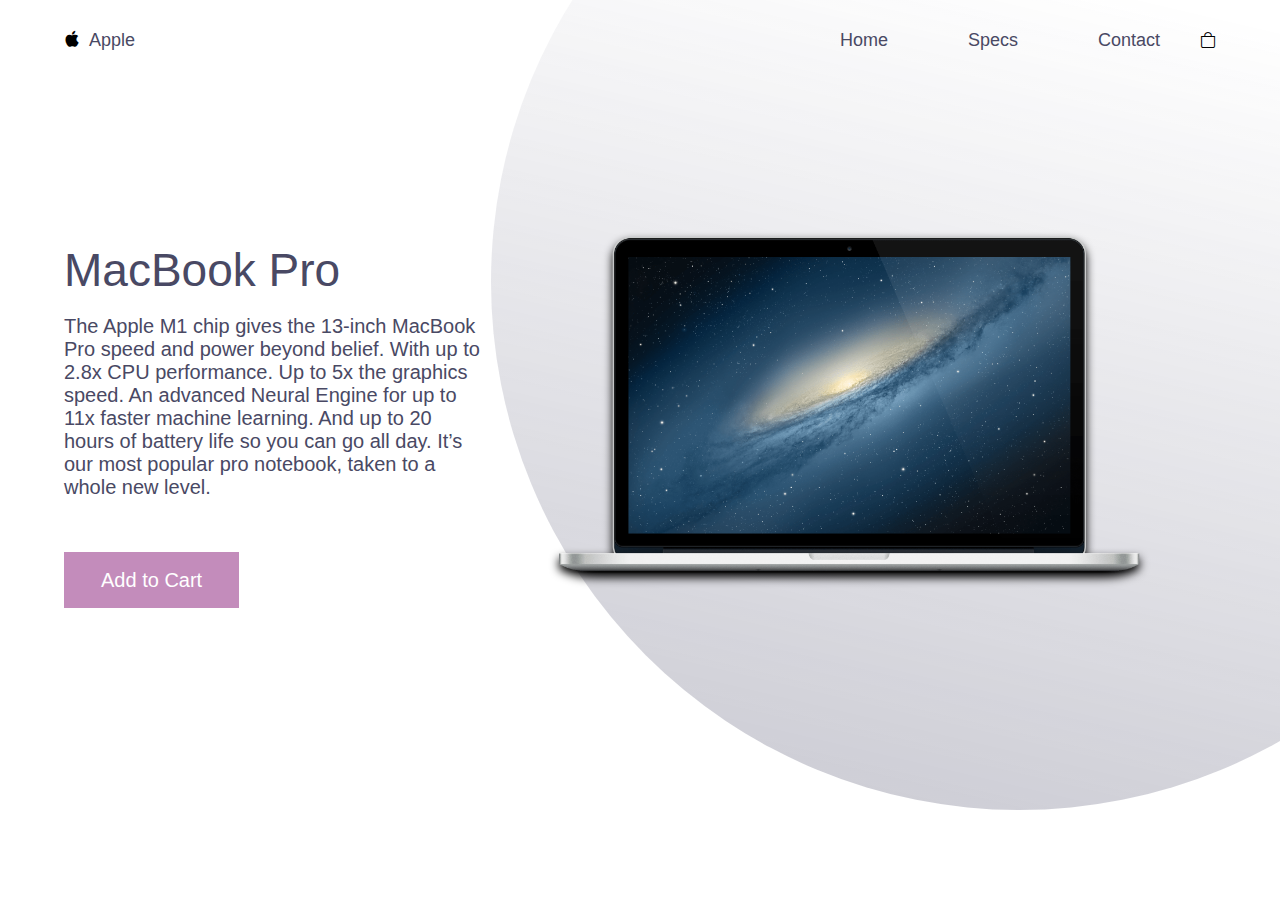
<file: index.html>
<!DOCTYPE html>
<html lang="en">
<head>
    <meta charset="UTF-8">
    <meta http-equiv="X-UA-Compatible" content="IE=edge">
    <meta name="viewport" content="width=device-width, initial-scale=1.0">
    <link rel="stylesheet" href="styles.css">
    <link rel="stylesheet" href="https://cdn.jsdelivr.net/npm/bootstrap-icons@1.8.1/font/bootstrap-icons.css">
    <title>Product Website</title>
</head>
<body>
    <nav>
        <div class="nav-container">
            <div class="logo">
                <i class="bi bi-apple"></i>
                <span>Apple</span>
            </div>
            <div id="menutoggle">
                <span class="bar"></span>
                <span class="bar"></span>
                <span class="bar"></span>
            </div>
            <div class="navlinks">
                <ul id="links-inner">
                    <li><a href="index.html">Home</a></li>
                    <li><a href="specs.html">Specs</a></li>
                    <li><a href="#">Contact</a></li>
                    <i class="bi bi-bag"></i>
                </ul>
            </div>
        </div>
    </nav>

    <section class="hero">
        <div class="caption">
            <div class="head">
                <h1>MacBook Pro</h1>
                <br>
                <p>The Apple M1 chip gives the 13‑inch MacBook Pro speed and power beyond belief. With up to 2.8x CPU performance. Up to 5x the graphics speed. An advanced Neural Engine for up to 11x faster machine learning. And up to 20 hours of battery life so you can go all day. It’s our most popular pro notebook, taken to a whole new level.</p>
            </div>
            <div class="cta">
                <a href="#">Add to Cart</a>
            </div>
        </div>
        <div class="svg">
            <img src="images/macbook.png" alt="img">
        </div>
    </section>

    <img class="background-dot" src="images/big-eclipse.svg" alt="circle">

    <script>
        var menuicon = document.getElementById("menutoggle");
        var menulinks = document.getElementById("links-inner");

        menuicon.onclick = function () {
            menulinks.classList.toggle("active");
        }
    </script>
</body>
</html>
</file>
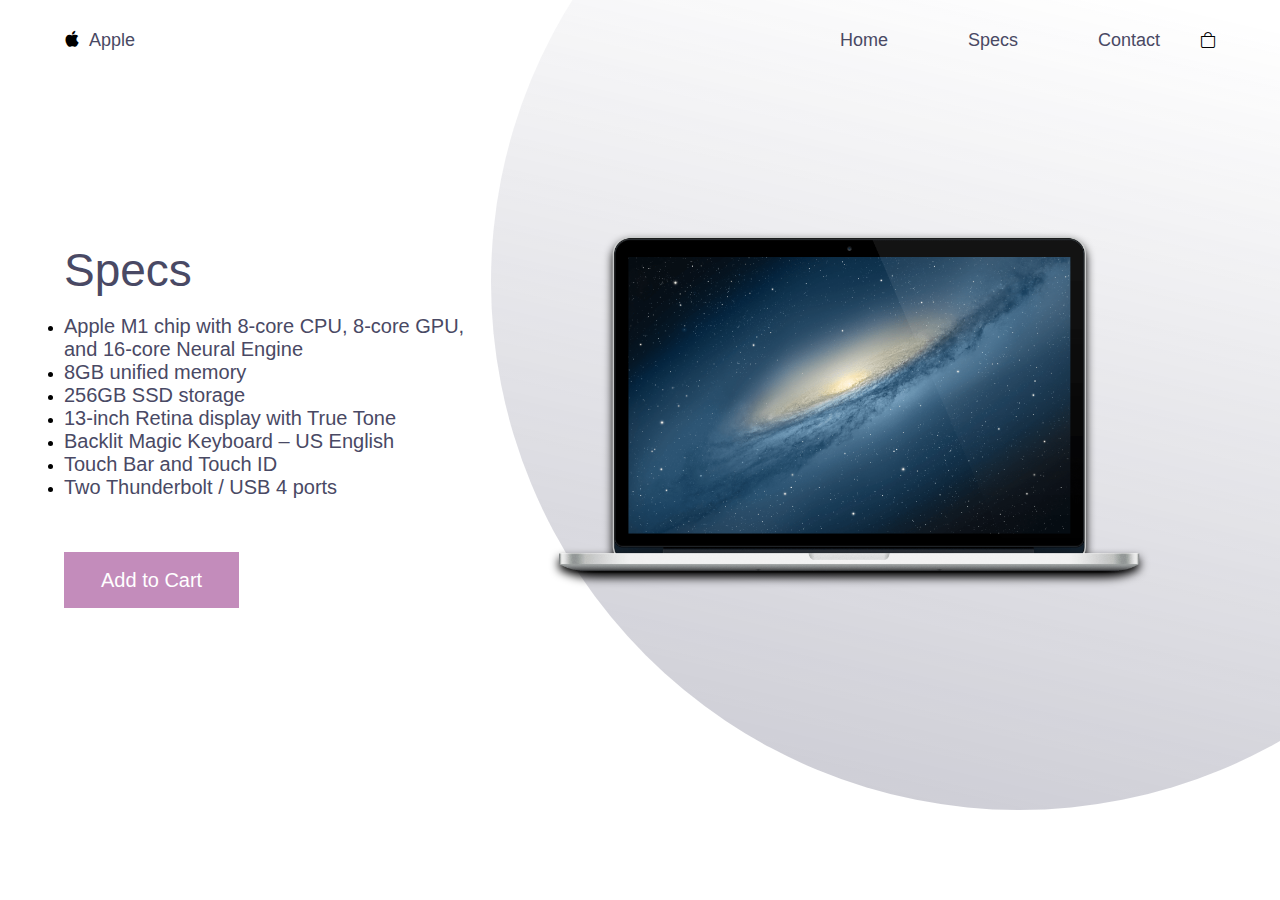
<file: specs.html>
<!DOCTYPE html>
<html lang="en">
<head>
    <meta charset="UTF-8">
    <meta http-equiv="X-UA-Compatible" content="IE=edge">
    <meta name="viewport" content="width=device-width, initial-scale=1.0">
    <link rel="stylesheet" href="styles.css">
    <link rel="stylesheet" href="https://cdn.jsdelivr.net/npm/bootstrap-icons@1.8.1/font/bootstrap-icons.css">
    <title>Product Website</title>
</head>
<body>
    <nav>
        <div class="nav-container">
            <div class="logo">
                <i class="bi bi-apple"></i>
                <span>Apple</span>
            </div>
            <div id="menutoggle">
                <span class="bar"></span>
                <span class="bar"></span>
                <span class="bar"></span>
            </div>
            <div class="navlinks">
                <ul id="links-inner">
                    <li><a href="index.html" tag="Home">Home</a></li>
                    <li><a href="specs.html">Specs</a></li>
                    <li><a href="#">Contact</a></li>
                    <i class="bi bi-bag"></i>
                </ul>
            </div>
        </div>
    </nav>

    <section class="hero">
        <div class="caption">
            <div class="head">
                <h1>Specs</h1>
                <br>
                <ul id="specs">
                    <li><p>Apple M1 chip with 8‑core CPU, 8‑core GPU, and 16‑core Neural Engine</p></li>
                    <li><p>8GB unified memory</p></li>
                    <li><p>256GB SSD storage</p></li>
                    <li><p>13-inch Retina display with True Tone</p></li>
                    <li><p>Backlit Magic Keyboard – US English</p></li>
                    <li><p>Touch Bar and Touch ID</p></li>
                    <li><p>Two Thunderbolt / USB 4 ports</p></li>
                </ul>
                
            </div>
            <div class="cta">
                <a href="#">Add to Cart</a>
            </div>
        </div>
        <div class="svg">
            <img src="images/macbook.png" alt="img">
        </div>
    </section>

    <img class="background-dot" src="images/big-eclipse.svg" alt="circle">

    <script>
        var menuicon = document.getElementById("menutoggle");
        var menulinks = document.getElementById("links-inner");

        menuicon.onclick = function () {
            menulinks.classList.toggle("active");
        }
    </script>
</body>
</html>
</file>
<file: styles.css>
*{
    padding: 0;
    margin: 0;
    box-sizing: border-box;
    font-family: Arial, Helvetica, sans-serif;
}

body{
    margin: 0 5%;
}

nav{
    line-height: 80px;
}

.nav-container{
    display: flex;
    justify-content: space-between;
    height: 80px;
}

.logo{
    display: flex;
    align-items: center;
}

.logo span{
    font-size: 18px;
    margin-left: 9px;
    color: #494964;
}

.navlinks ul{
    display: flex;
    align-items: center;
    list-style: none;
}

.navlinks ul li{
    margin: 0 40px;
}

.navlinks ul li a{
    font-size: 18px;
    color: #494964;
    text-decoration: none;
}

@media (max-width:750px) {
    .navlinks ul{
        position: fixed;
        top: 0;
        left: -1000px;
        flex-direction: column;
        background-color: #c38cbb;
        height: 100vh;
        line-height: 15vh;
        z-index: 999;
        transition: 0.5s;
    }
    .navlinks ul li a{
        color: #fff;
    }
    #menutoggle{
        position: absolute;
        right: 0;
        transform: translate(-30px, 26px);
    }
    #menutoggle .bar{
        width: 28px;
        height: 5px;
        background-color: #494964;
        display: block;
        margin-bottom: 5px;
    }
    #links-inner.active{
        left: 0;
    }
}

.hero{
    width: 100%;
    height: 75vh;
    display: flex;
    justify-content: space-between;
    align-items: center;
}

.hero .caption{
    width: 100%;
    text-align: left;
    animation: caption-anim 2s ease;
}

@keyframes caption-anim {
    0%{
        transform: translateX(-1000px);
    }
    100%{
        transform: translateX(0px);
    }
}

.caption .head{
    margin-bottom: 70px;
}

.caption .head h1{
    font-size: 46px;
    font-weight: 500;
    color: #494964;
}

.caption .head p{
    font-size: 20px;
    color: #494964;
}

.svg{
    text-align: center;
}

.svg img{
    width: 80%;
    filter: drop-shadow(0 5px 5px black);
    animation: svg-drop 1.5s ease;
}

@keyframes svg-drop{
    0%{
        opacity: 0;
        transform: translateY(-80px);
    }
    100%{
        opacity: 1;
        transform: translateY(0px);
    }
}

.cta a{
    border: 2px solid #c38cbb;
    background-color: #c38cbb;
    padding: 15px 35px;
    color: #fff;
    font-size: 20px;
    text-decoration: none;
    transition: 0.3s;
}

.cta a:hover{
    background: none;
    color: #c38cbb;
}

.background-dot{
    position: absolute;
    top: 0;
    right: 0;
    height: 90%;
    z-index: -1;
    opacity: 0.6;
}

@media (max-width:770px) {
    .hero{
        flex-direction: column;
        margin-top: 5vh;
    }
    .hero .caption{
        margin-bottom: 7vh;
        text-align: center;
    }
    .hero .caption h1{
        font-size: 30px;
    }
}
</file>
